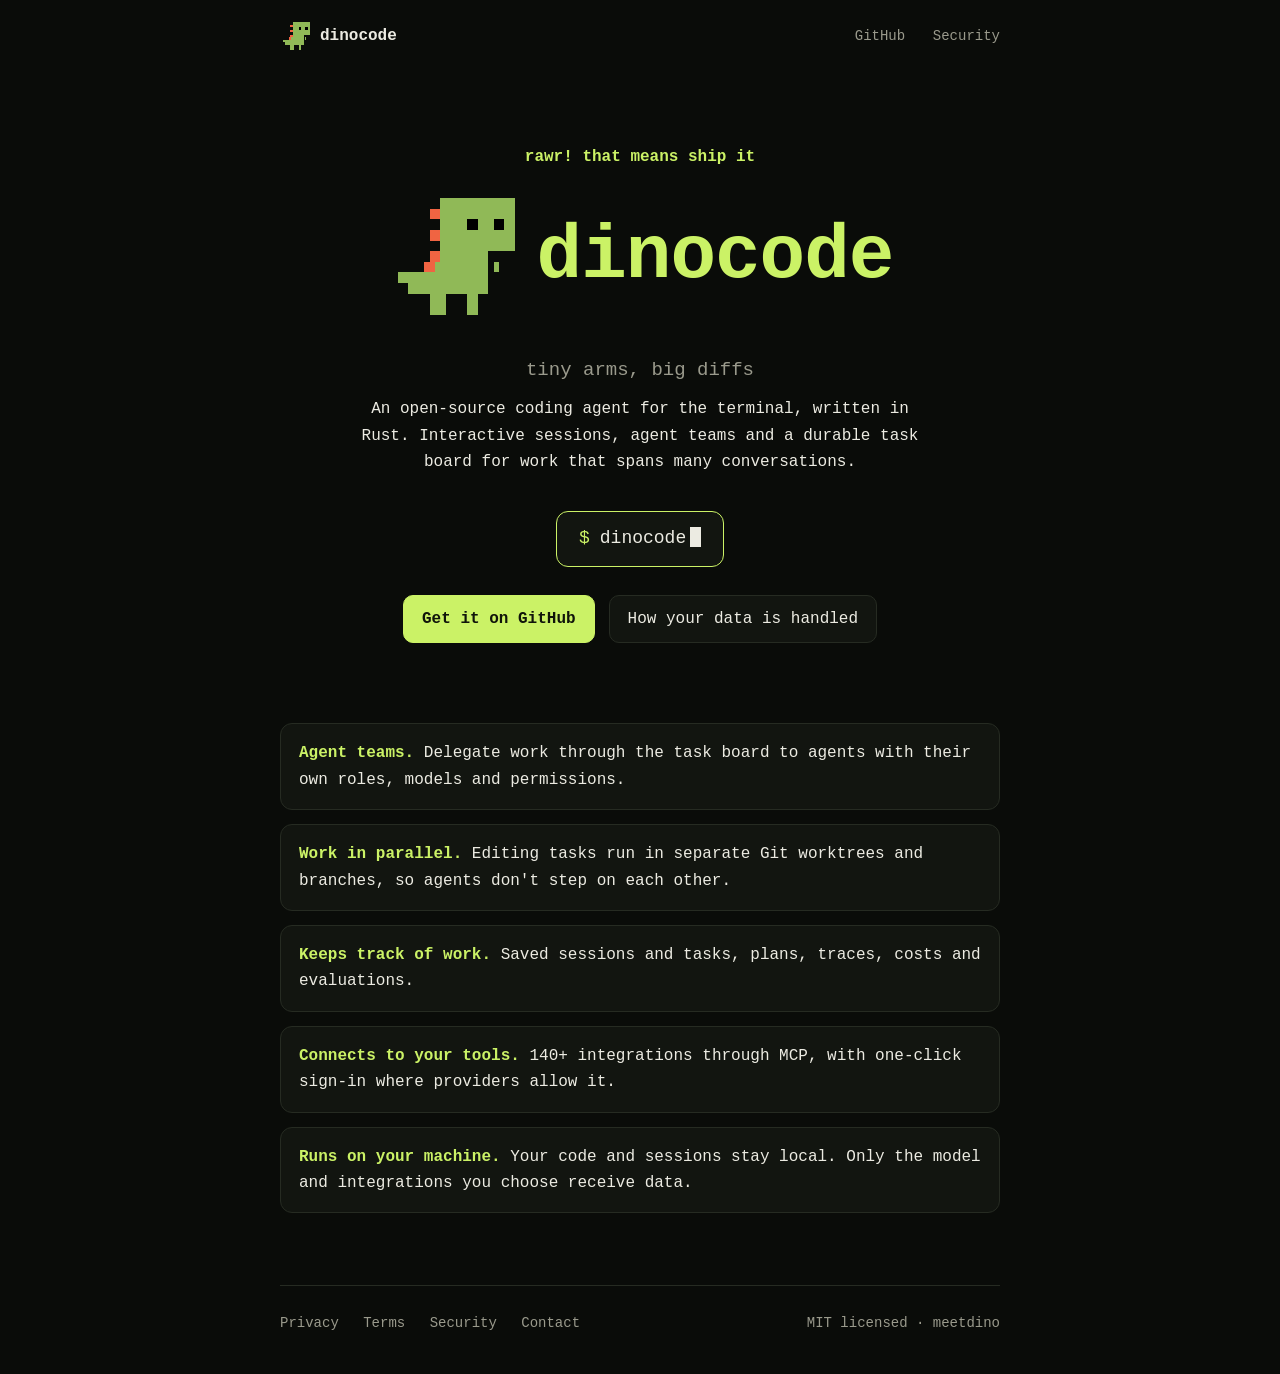
<file: index.html>
<!doctype html>
<html lang="en">
<head>
  <meta charset="utf-8">
  <meta name="viewport" content="width=device-width, initial-scale=1">
  <title>dinocode · a coding agent for the terminal</title>
  <meta name="description" content="dinocode is an open-source coding agent for the terminal. Agent teams, a durable task board and parallel worktrees. Tiny arms, big diffs.">
  <meta property="og:title" content="dinocode">
  <meta property="og:description" content="An open-source coding agent for the terminal. Tiny arms, big diffs.">
  <link rel="icon" href="/logo.svg" type="image/svg+xml">
  <link rel="stylesheet" href="/style.css">
</head>
<body>
  <div class="wrap">
    <header class="top">
      <a class="brand" href="/"><img src="/logo.svg" alt="">dinocode</a>
      <nav>
        <a href="https://github.com/meetdino-code">GitHub</a>
        <a href="/security/">Security</a>
      </nav>
    </header>

    <main>
      <section class="hero">
        <p class="roar">rawr! that means ship it</p>
        <div class="logo">
          <img src="/logo.svg" alt="A pixel-art green dinosaur with red spikes">
          <h1>dinocode</h1>
        </div>
        <p class="tag">tiny arms, big diffs</p>
        <p class="pitch">An open-source coding agent for the terminal, written in Rust. Interactive sessions, agent teams and a durable task board for work that spans many conversations.</p>
        <div class="prompt"><span class="dollar">$</span>dinocode<span class="cursor"></span></div>
        <div class="actions">
          <a class="button primary" href="https://github.com/meetdino-code">Get it on GitHub</a>
          <a class="button" href="/privacy/">How your data is handled</a>
        </div>
      </section>

      <section class="features">
        <ul>
          <li><strong>Agent teams.</strong> Delegate work through the task board to agents with their own roles, models and permissions.</li>
          <li><strong>Work in parallel.</strong> Editing tasks run in separate Git worktrees and branches, so agents don't step on each other.</li>
          <li><strong>Keeps track of work.</strong> Saved sessions and tasks, plans, traces, costs and evaluations.</li>
          <li><strong>Connects to your tools.</strong> 140+ integrations through MCP, with one-click sign-in where providers allow it.</li>
          <li><strong>Runs on your machine.</strong> Your code and sessions stay local. Only the model and integrations you choose receive data.</li>
        </ul>
      </section>
    </main>

    <footer>
      <div>
        <a href="/privacy/">Privacy</a>
        <a href="/terms/">Terms</a>
        <a href="/security/">Security</a>
        <a href="mailto:support@meetdino.co">Contact</a>
      </div>
      <div>MIT licensed · meetdino</div>
    </footer>
  </div>
</body>
</html>
</file>
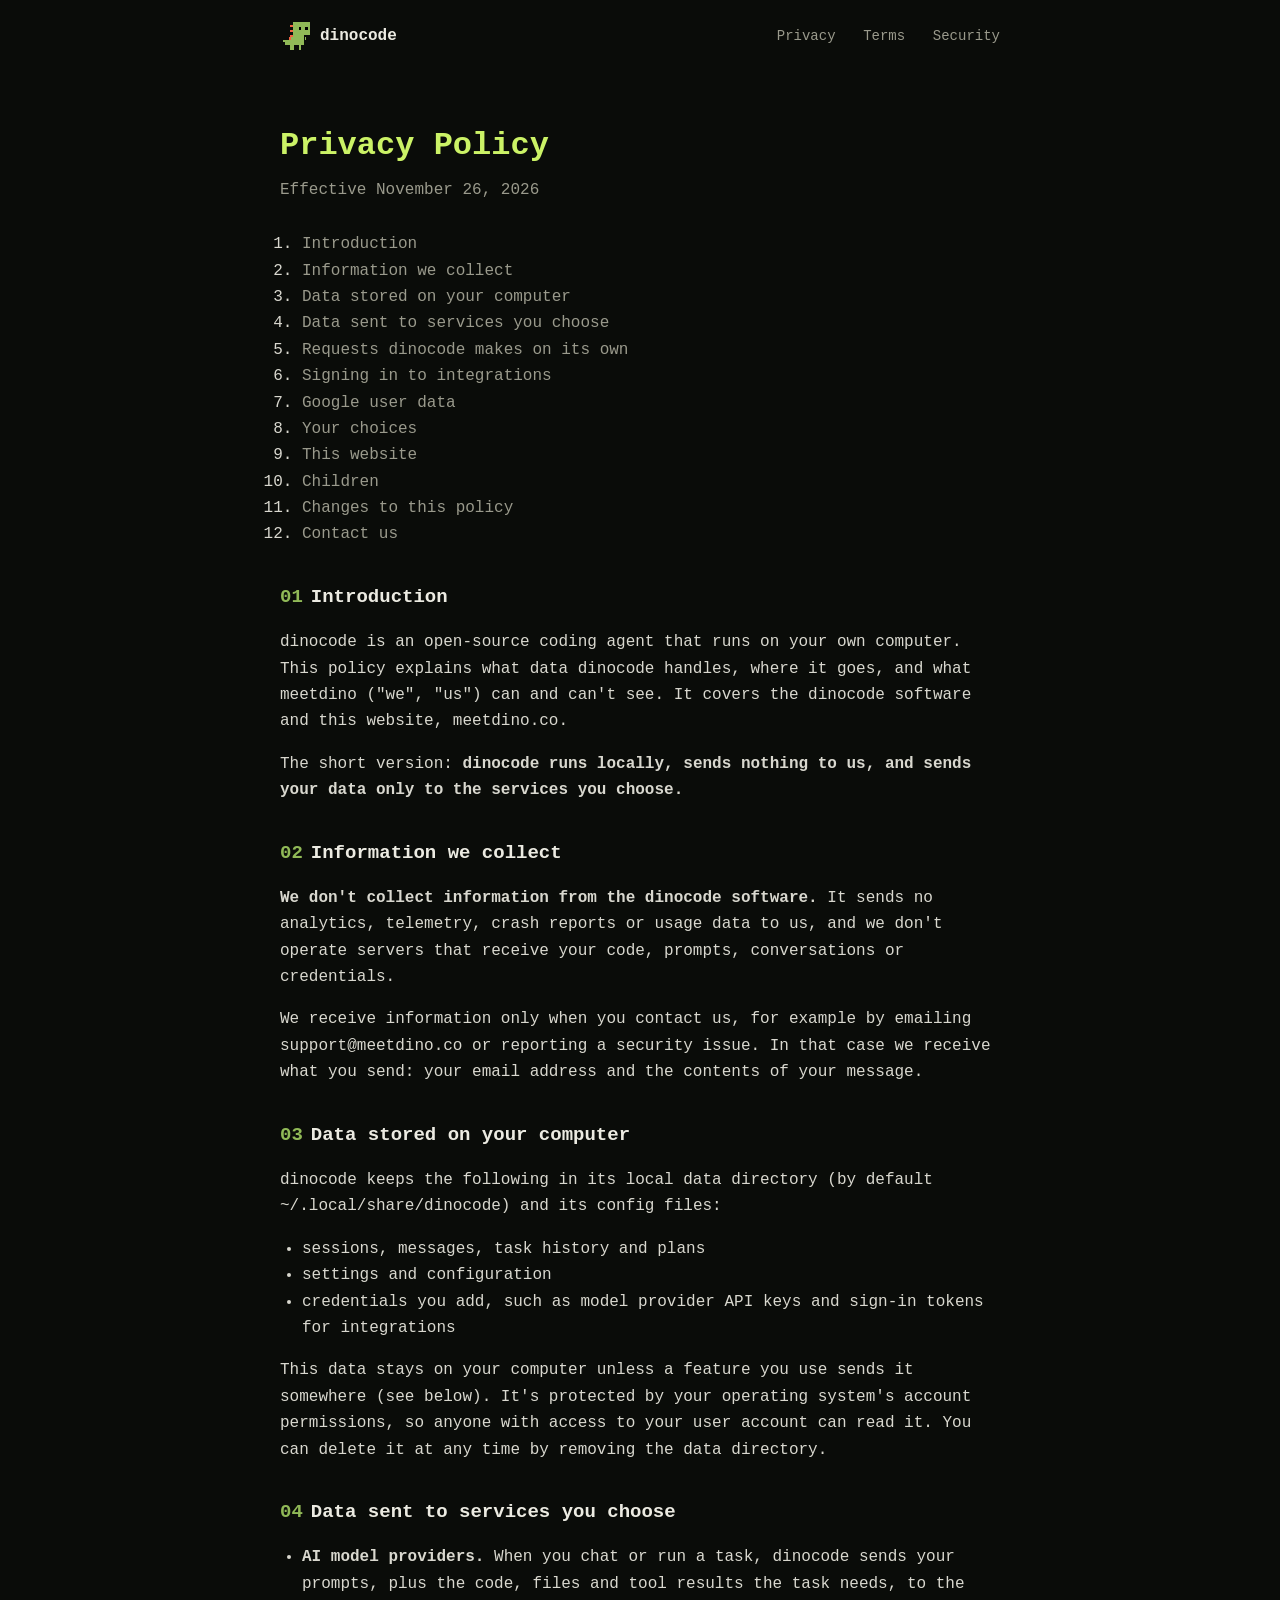
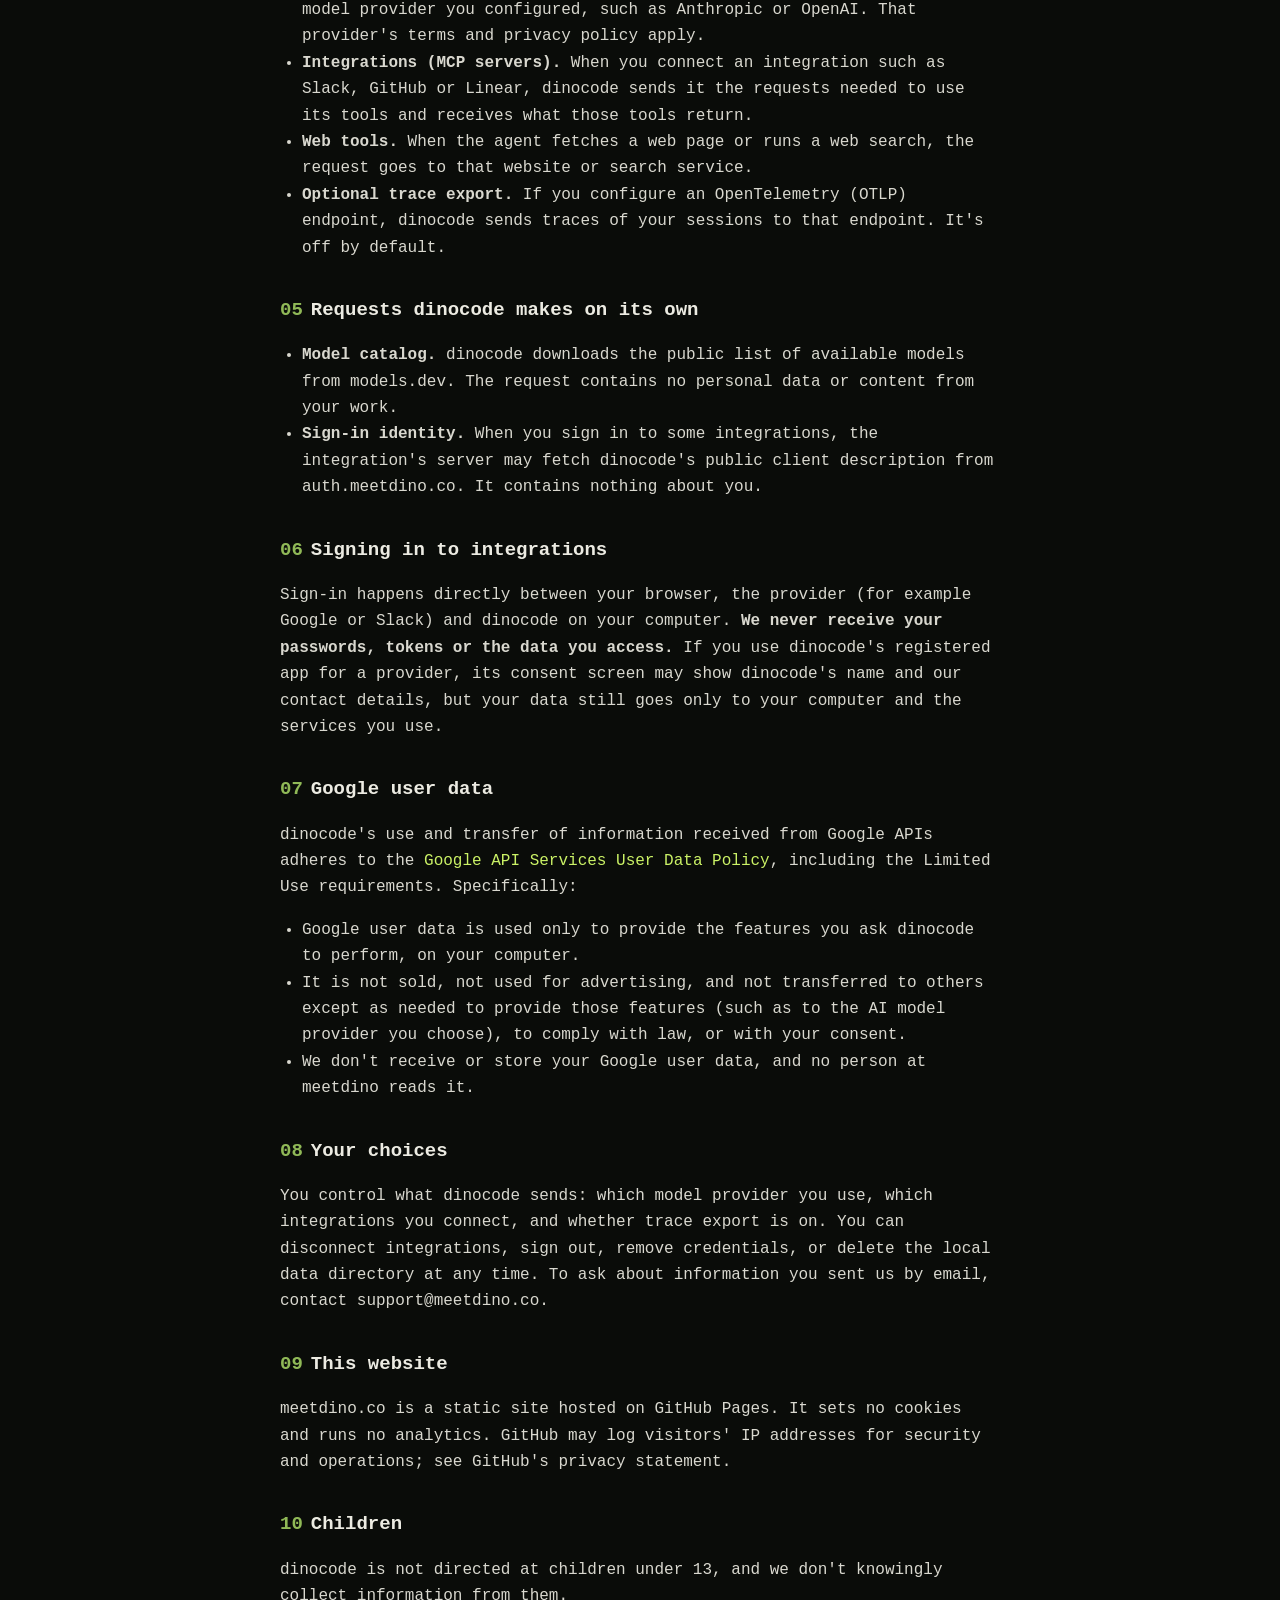
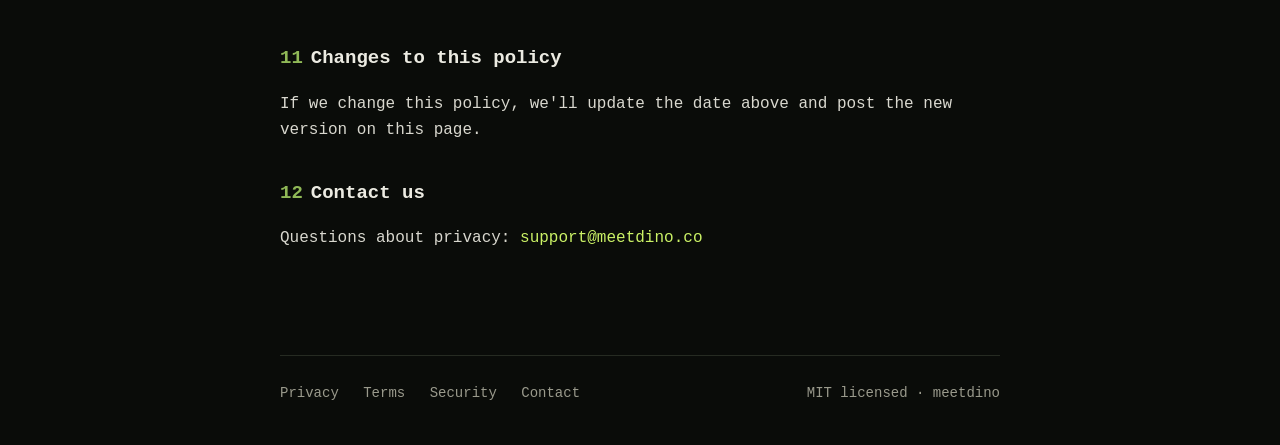
<file: privacy/index.html>
<!doctype html>
<html lang="en">
<head>
  <meta charset="utf-8">
  <meta name="viewport" content="width=device-width, initial-scale=1">
  <title>Privacy Policy · dinocode</title>
  <link rel="icon" href="/logo.svg" type="image/svg+xml">
  <link rel="stylesheet" href="/style.css">
</head>
<body>
  <div class="wrap">
    <header class="top">
      <a class="brand" href="/"><img src="/logo.svg" alt="">dinocode</a>
      <nav>
        <a href="/privacy/">Privacy</a>
        <a href="/terms/">Terms</a>
        <a href="/security/">Security</a>
      </nav>
    </header>
    <main class="doc">
      <h1>Privacy Policy</h1>
      <p class="date">Effective November 26, 2026</p>
      
      <ol class="toc">
<li><a href="#introduction">Introduction</a></li>
<li><a href="#collect">Information we collect</a></li>
<li><a href="#local">Data stored on your computer</a></li>
<li><a href="#sharing">Data sent to services you choose</a></li>
<li><a href="#automatic">Requests dinocode makes on its own</a></li>
<li><a href="#signin">Signing in to integrations</a></li>
<li><a href="#google">Google user data</a></li>
<li><a href="#choices">Your choices</a></li>
<li><a href="#website">This website</a></li>
<li><a href="#children">Children</a></li>
<li><a href="#changes">Changes to this policy</a></li>
<li><a href="#contact">Contact us</a></li>
      </ol>
<h2 id="introduction"><span class="n">01</span>Introduction</h2>
<p>dinocode is an open-source coding agent that runs on your own computer. This policy explains what data dinocode handles, where it goes, and what meetdino ("we", "us") can and can't see. It covers the dinocode software and this website, meetdino.co.</p>
<p>The short version: <strong>dinocode runs locally, sends nothing to us, and sends your data only to the services you choose.</strong></p>
<h2 id="collect"><span class="n">02</span>Information we collect</h2>
<p><strong>We don't collect information from the dinocode software.</strong> It sends no analytics, telemetry, crash reports or usage data to us, and we don't operate servers that receive your code, prompts, conversations or credentials.</p>
<p>We receive information only when you contact us, for example by emailing support@meetdino.co or reporting a security issue. In that case we receive what you send: your email address and the contents of your message.</p>
<h2 id="local"><span class="n">03</span>Data stored on your computer</h2>
<p>dinocode keeps the following in its local data directory (by default <code>~/.local/share/dinocode</code>) and its config files:</p>
<ul><li>sessions, messages, task history and plans</li><li>settings and configuration</li><li>credentials you add, such as model provider API keys and sign-in tokens for integrations</li></ul>
<p>This data stays on your computer unless a feature you use sends it somewhere (see below). It's protected by your operating system's account permissions, so anyone with access to your user account can read it. You can delete it at any time by removing the data directory.</p>
<h2 id="sharing"><span class="n">04</span>Data sent to services you choose</h2>
<ul>
<li><strong>AI model providers.</strong> When you chat or run a task, dinocode sends your prompts, plus the code, files and tool results the task needs, to the model provider you configured, such as Anthropic or OpenAI. That provider's terms and privacy policy apply.</li>
<li><strong>Integrations (MCP servers).</strong> When you connect an integration such as Slack, GitHub or Linear, dinocode sends it the requests needed to use its tools and receives what those tools return.</li>
<li><strong>Web tools.</strong> When the agent fetches a web page or runs a web search, the request goes to that website or search service.</li>
<li><strong>Optional trace export.</strong> If you configure an OpenTelemetry (OTLP) endpoint, dinocode sends traces of your sessions to that endpoint. It's off by default.</li>
</ul>
<h2 id="automatic"><span class="n">05</span>Requests dinocode makes on its own</h2>
<ul>
<li><strong>Model catalog.</strong> dinocode downloads the public list of available models from models.dev. The request contains no personal data or content from your work.</li>
<li><strong>Sign-in identity.</strong> When you sign in to some integrations, the integration's server may fetch dinocode's public client description from auth.meetdino.co. It contains nothing about you.</li>
</ul>
<h2 id="signin"><span class="n">06</span>Signing in to integrations</h2>
<p>Sign-in happens directly between your browser, the provider (for example Google or Slack) and dinocode on your computer. <strong>We never receive your passwords, tokens or the data you access.</strong> If you use dinocode's registered app for a provider, its consent screen may show dinocode's name and our contact details, but your data still goes only to your computer and the services you use.</p>
<h2 id="google"><span class="n">07</span>Google user data</h2>
<p>dinocode's use and transfer of information received from Google APIs adheres to the <a href="https://developers.google.com/terms/api-services-user-data-policy">Google API Services User Data Policy</a>, including the Limited Use requirements. Specifically:</p>
<ul><li>Google user data is used only to provide the features you ask dinocode to perform, on your computer.</li>
<li>It is not sold, not used for advertising, and not transferred to others except as needed to provide those features (such as to the AI model provider you choose), to comply with law, or with your consent.</li>
<li>We don't receive or store your Google user data, and no person at meetdino reads it.</li></ul>
<h2 id="choices"><span class="n">08</span>Your choices</h2>
<p>You control what dinocode sends: which model provider you use, which integrations you connect, and whether trace export is on. You can disconnect integrations, sign out, remove credentials, or delete the local data directory at any time. To ask about information you sent us by email, contact support@meetdino.co.</p>
<h2 id="website"><span class="n">09</span>This website</h2>
<p>meetdino.co is a static site hosted on GitHub Pages. It sets no cookies and runs no analytics. GitHub may log visitors' IP addresses for security and operations; see GitHub's privacy statement.</p>
<h2 id="children"><span class="n">10</span>Children</h2>
<p>dinocode is not directed at children under 13, and we don't knowingly collect information from them.</p>
<h2 id="changes"><span class="n">11</span>Changes to this policy</h2>
<p>If we change this policy, we'll update the date above and post the new version on this page.</p>
<h2 id="contact"><span class="n">12</span>Contact us</h2>
<p>Questions about privacy: <a href="mailto:support@meetdino.co">support@meetdino.co</a></p>
    </main>
    <footer>
      <div>
        <a href="/privacy/">Privacy</a>
        <a href="/terms/">Terms</a>
        <a href="/security/">Security</a>
        <a href="mailto:support@meetdino.co">Contact</a>
      </div>
      <div>MIT licensed · meetdino</div>
    </footer>
  </div>
</body>
</html>
</file>
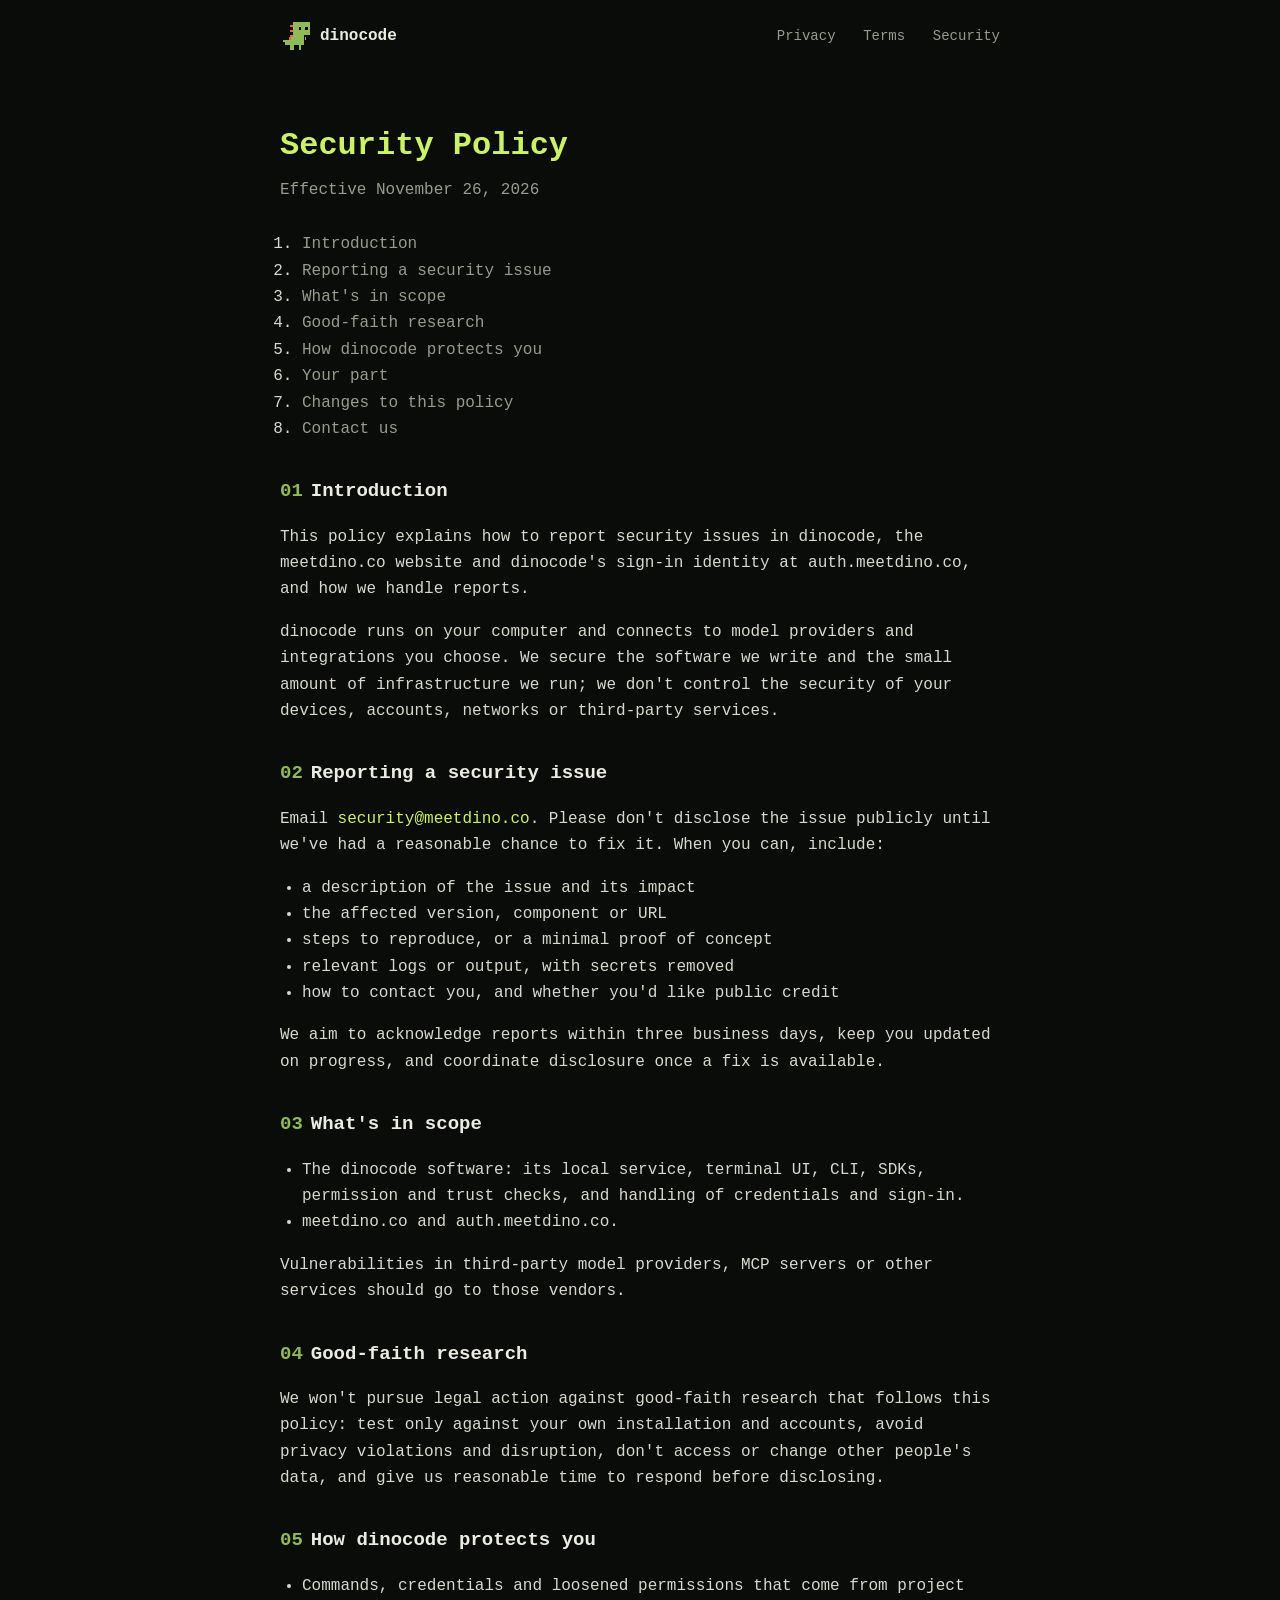
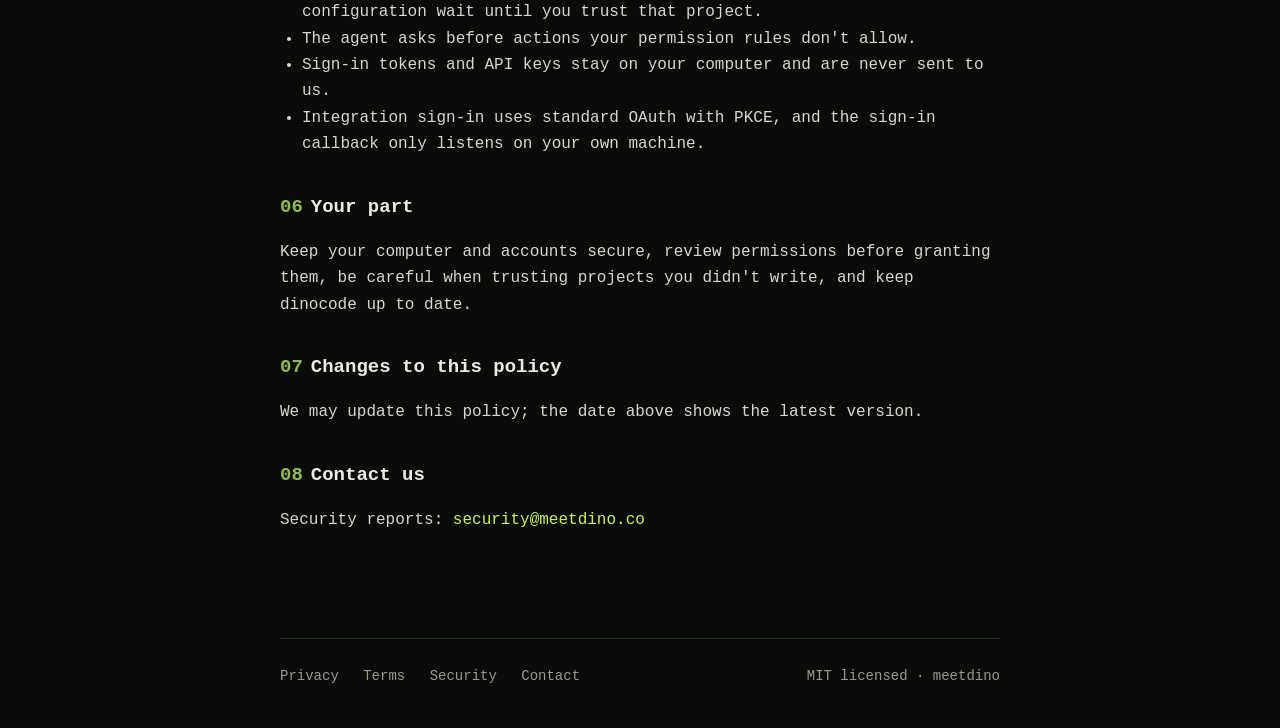
<file: security/index.html>
<!doctype html>
<html lang="en">
<head>
  <meta charset="utf-8">
  <meta name="viewport" content="width=device-width, initial-scale=1">
  <title>Security Policy · dinocode</title>
  <link rel="icon" href="/logo.svg" type="image/svg+xml">
  <link rel="stylesheet" href="/style.css">
</head>
<body>
  <div class="wrap">
    <header class="top">
      <a class="brand" href="/"><img src="/logo.svg" alt="">dinocode</a>
      <nav>
        <a href="/privacy/">Privacy</a>
        <a href="/terms/">Terms</a>
        <a href="/security/">Security</a>
      </nav>
    </header>
    <main class="doc">
      <h1>Security Policy</h1>
      <p class="date">Effective November 26, 2026</p>
      
      <ol class="toc">
<li><a href="#introduction">Introduction</a></li>
<li><a href="#reporting">Reporting a security issue</a></li>
<li><a href="#scope">What&#x27;s in scope</a></li>
<li><a href="#safe-harbor">Good-faith research</a></li>
<li><a href="#practices">How dinocode protects you</a></li>
<li><a href="#responsibilities">Your part</a></li>
<li><a href="#changes">Changes to this policy</a></li>
<li><a href="#contact">Contact us</a></li>
      </ol>
<h2 id="introduction"><span class="n">01</span>Introduction</h2>
<p>This policy explains how to report security issues in dinocode, the meetdino.co website and dinocode's sign-in identity at auth.meetdino.co, and how we handle reports.</p>
<p>dinocode runs on your computer and connects to model providers and integrations you choose. We secure the software we write and the small amount of infrastructure we run; we don't control the security of your devices, accounts, networks or third-party services.</p>
<h2 id="reporting"><span class="n">02</span>Reporting a security issue</h2>
<p>Email <a href="mailto:security@meetdino.co">security@meetdino.co</a>. Please don't disclose the issue publicly until we've had a reasonable chance to fix it. When you can, include:</p>
<ul><li>a description of the issue and its impact</li><li>the affected version, component or URL</li><li>steps to reproduce, or a minimal proof of concept</li><li>relevant logs or output, with secrets removed</li><li>how to contact you, and whether you'd like public credit</li></ul>
<p>We aim to acknowledge reports within three business days, keep you updated on progress, and coordinate disclosure once a fix is available.</p>
<h2 id="scope"><span class="n">03</span>What&#x27;s in scope</h2>
<ul>
<li>The dinocode software: its local service, terminal UI, CLI, SDKs, permission and trust checks, and handling of credentials and sign-in.</li>
<li>meetdino.co and auth.meetdino.co.</li>
</ul>
<p>Vulnerabilities in third-party model providers, MCP servers or other services should go to those vendors.</p>
<h2 id="safe-harbor"><span class="n">04</span>Good-faith research</h2>
<p>We won't pursue legal action against good-faith research that follows this policy: test only against your own installation and accounts, avoid privacy violations and disruption, don't access or change other people's data, and give us reasonable time to respond before disclosing.</p>
<h2 id="practices"><span class="n">05</span>How dinocode protects you</h2>
<ul>
<li>Commands, credentials and loosened permissions that come from project configuration wait until you trust that project.</li>
<li>The agent asks before actions your permission rules don't allow.</li>
<li>Sign-in tokens and API keys stay on your computer and are never sent to us.</li>
<li>Integration sign-in uses standard OAuth with PKCE, and the sign-in callback only listens on your own machine.</li>
</ul>
<h2 id="responsibilities"><span class="n">06</span>Your part</h2>
<p>Keep your computer and accounts secure, review permissions before granting them, be careful when trusting projects you didn't write, and keep dinocode up to date.</p>
<h2 id="changes"><span class="n">07</span>Changes to this policy</h2>
<p>We may update this policy; the date above shows the latest version.</p>
<h2 id="contact"><span class="n">08</span>Contact us</h2>
<p>Security reports: <a href="mailto:security@meetdino.co">security@meetdino.co</a></p>
    </main>
    <footer>
      <div>
        <a href="/privacy/">Privacy</a>
        <a href="/terms/">Terms</a>
        <a href="/security/">Security</a>
        <a href="mailto:support@meetdino.co">Contact</a>
      </div>
      <div>MIT licensed · meetdino</div>
    </footer>
  </div>
</body>
</html>
</file>
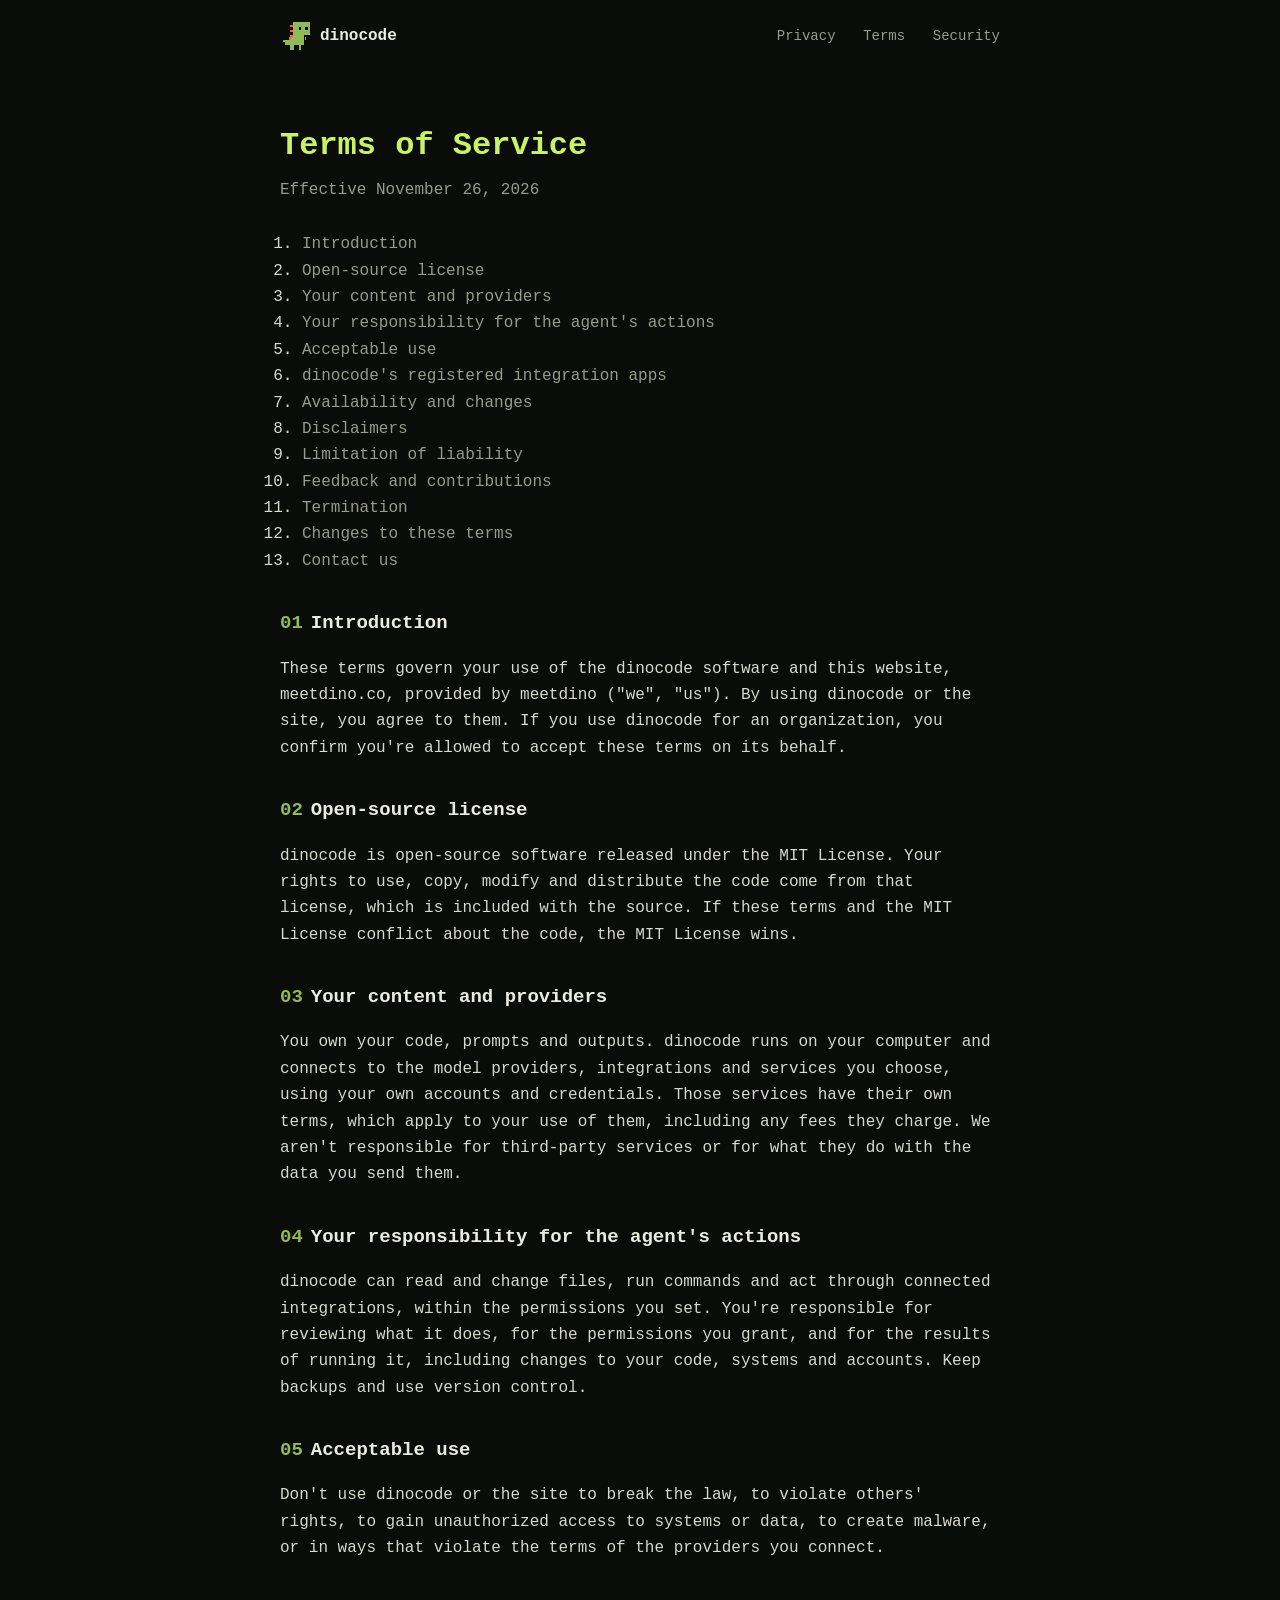
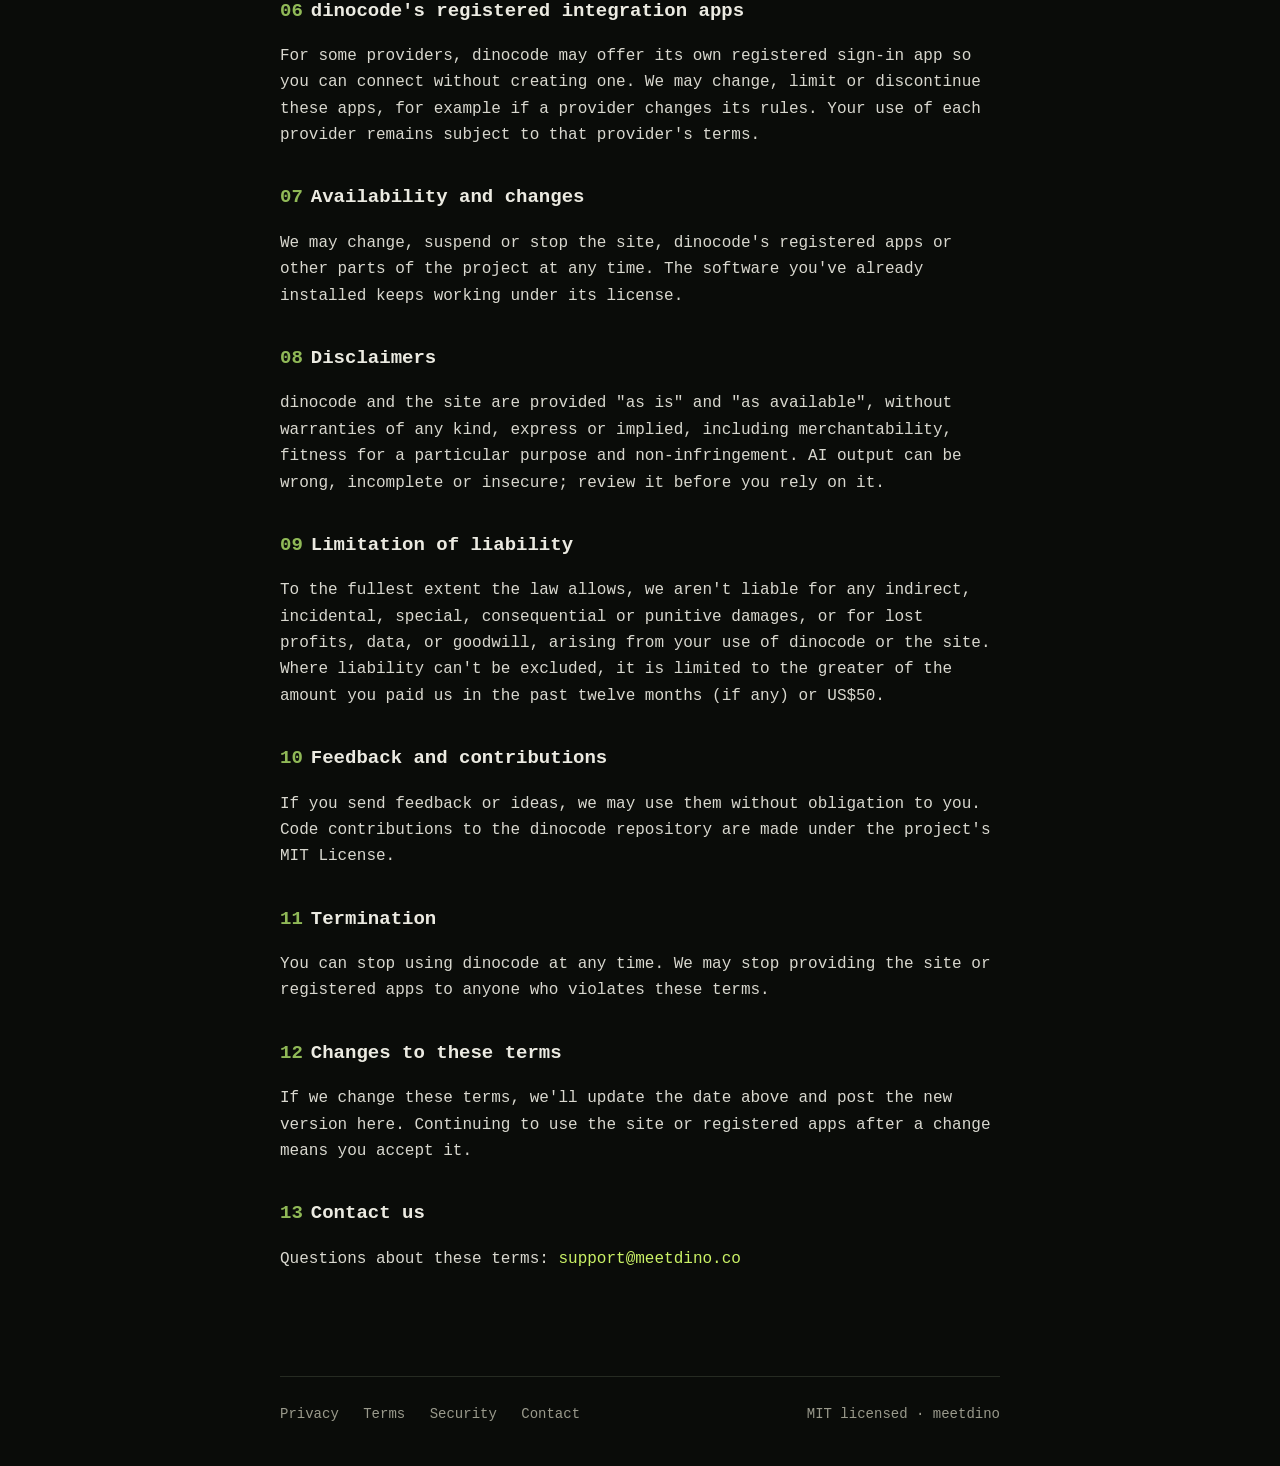
<file: terms/index.html>
<!doctype html>
<html lang="en">
<head>
  <meta charset="utf-8">
  <meta name="viewport" content="width=device-width, initial-scale=1">
  <title>Terms of Service · dinocode</title>
  <link rel="icon" href="/logo.svg" type="image/svg+xml">
  <link rel="stylesheet" href="/style.css">
</head>
<body>
  <div class="wrap">
    <header class="top">
      <a class="brand" href="/"><img src="/logo.svg" alt="">dinocode</a>
      <nav>
        <a href="/privacy/">Privacy</a>
        <a href="/terms/">Terms</a>
        <a href="/security/">Security</a>
      </nav>
    </header>
    <main class="doc">
      <h1>Terms of Service</h1>
      <p class="date">Effective November 26, 2026</p>
      
      <ol class="toc">
<li><a href="#introduction">Introduction</a></li>
<li><a href="#license">Open-source license</a></li>
<li><a href="#content">Your content and providers</a></li>
<li><a href="#responsibility">Your responsibility for the agent&#x27;s actions</a></li>
<li><a href="#acceptable">Acceptable use</a></li>
<li><a href="#official-apps">dinocode&#x27;s registered integration apps</a></li>
<li><a href="#changes-service">Availability and changes</a></li>
<li><a href="#disclaimers">Disclaimers</a></li>
<li><a href="#liability">Limitation of liability</a></li>
<li><a href="#feedback">Feedback and contributions</a></li>
<li><a href="#termination">Termination</a></li>
<li><a href="#changes">Changes to these terms</a></li>
<li><a href="#contact">Contact us</a></li>
      </ol>
<h2 id="introduction"><span class="n">01</span>Introduction</h2>
<p>These terms govern your use of the dinocode software and this website, meetdino.co, provided by meetdino ("we", "us"). By using dinocode or the site, you agree to them. If you use dinocode for an organization, you confirm you're allowed to accept these terms on its behalf.</p>
<h2 id="license"><span class="n">02</span>Open-source license</h2>
<p>dinocode is open-source software released under the MIT License. Your rights to use, copy, modify and distribute the code come from that license, which is included with the source. If these terms and the MIT License conflict about the code, the MIT License wins.</p>
<h2 id="content"><span class="n">03</span>Your content and providers</h2>
<p>You own your code, prompts and outputs. dinocode runs on your computer and connects to the model providers, integrations and services you choose, using your own accounts and credentials. Those services have their own terms, which apply to your use of them, including any fees they charge. We aren't responsible for third-party services or for what they do with the data you send them.</p>
<h2 id="responsibility"><span class="n">04</span>Your responsibility for the agent&#x27;s actions</h2>
<p>dinocode can read and change files, run commands and act through connected integrations, within the permissions you set. You're responsible for reviewing what it does, for the permissions you grant, and for the results of running it, including changes to your code, systems and accounts. Keep backups and use version control.</p>
<h2 id="acceptable"><span class="n">05</span>Acceptable use</h2>
<p>Don't use dinocode or the site to break the law, to violate others' rights, to gain unauthorized access to systems or data, to create malware, or in ways that violate the terms of the providers you connect.</p>
<h2 id="official-apps"><span class="n">06</span>dinocode&#x27;s registered integration apps</h2>
<p>For some providers, dinocode may offer its own registered sign-in app so you can connect without creating one. We may change, limit or discontinue these apps, for example if a provider changes its rules. Your use of each provider remains subject to that provider's terms.</p>
<h2 id="changes-service"><span class="n">07</span>Availability and changes</h2>
<p>We may change, suspend or stop the site, dinocode's registered apps or other parts of the project at any time. The software you've already installed keeps working under its license.</p>
<h2 id="disclaimers"><span class="n">08</span>Disclaimers</h2>
<p>dinocode and the site are provided "as is" and "as available", without warranties of any kind, express or implied, including merchantability, fitness for a particular purpose and non-infringement. AI output can be wrong, incomplete or insecure; review it before you rely on it.</p>
<h2 id="liability"><span class="n">09</span>Limitation of liability</h2>
<p>To the fullest extent the law allows, we aren't liable for any indirect, incidental, special, consequential or punitive damages, or for lost profits, data, or goodwill, arising from your use of dinocode or the site. Where liability can't be excluded, it is limited to the greater of the amount you paid us in the past twelve months (if any) or US$50.</p>
<h2 id="feedback"><span class="n">10</span>Feedback and contributions</h2>
<p>If you send feedback or ideas, we may use them without obligation to you. Code contributions to the dinocode repository are made under the project's MIT License.</p>
<h2 id="termination"><span class="n">11</span>Termination</h2>
<p>You can stop using dinocode at any time. We may stop providing the site or registered apps to anyone who violates these terms.</p>
<h2 id="changes"><span class="n">12</span>Changes to these terms</h2>
<p>If we change these terms, we'll update the date above and post the new version here. Continuing to use the site or registered apps after a change means you accept it.</p>
<h2 id="contact"><span class="n">13</span>Contact us</h2>
<p>Questions about these terms: <a href="mailto:support@meetdino.co">support@meetdino.co</a></p>
    </main>
    <footer>
      <div>
        <a href="/privacy/">Privacy</a>
        <a href="/terms/">Terms</a>
        <a href="/security/">Security</a>
        <a href="mailto:support@meetdino.co">Contact</a>
      </div>
      <div>MIT licensed · meetdino</div>
    </footer>
  </div>
</body>
</html>
</file>
<file: style.css>
:root {
  --bg: #0a0c09;
  --panel: #121510;
  --line: #262b22;
  --text: #ecebe2;
  --muted: #9a9a8c;
  --lime: #cbf266;
  --green: #90b957;
  --red: #f06442;
  color-scheme: dark;
}

* { box-sizing: border-box; }

html, body { margin: 0; background: var(--bg); color: var(--text); }

body {
  font-family: ui-monospace, "SF Mono", "JetBrains Mono", Menlo, Consolas, monospace;
  font-size: 16px;
  line-height: 1.65;
  -webkit-font-smoothing: antialiased;
}

a { color: var(--lime); text-decoration: none; }
a:hover { text-decoration: underline; }

.wrap { max-width: 760px; margin: 0 auto; padding: 0 20px; }

header.top {
  display: flex;
  align-items: center;
  justify-content: space-between;
  padding: 22px 0;
}

.brand { display: flex; align-items: center; gap: 10px; color: var(--text); font-weight: 700; }
.brand img { width: 30px; height: 28px; image-rendering: pixelated; }
.brand:hover { text-decoration: none; }

nav a { color: var(--muted); margin-left: 18px; font-size: 14px; }
nav a:hover { color: var(--text); }

.hero { text-align: center; padding: 72px 0 40px; }
.hero .roar { color: var(--lime); font-weight: 700; margin: 0 0 28px; }
.hero .logo { display: inline-flex; align-items: center; gap: 22px; }
.hero .logo img { width: 128px; height: 117px; image-rendering: pixelated; }
.hero h1 { font-size: clamp(44px, 10vw, 76px); line-height: 1; margin: 0; color: var(--lime); letter-spacing: -1px; }
.hero .tag { color: var(--muted); font-size: 19px; margin: 30px 0 10px; }
.hero .pitch { max-width: 560px; margin: 0 auto 36px; }

.prompt {
  display: inline-block;
  border: 1.5px solid var(--lime);
  border-radius: 12px;
  background: var(--panel);
  padding: 12px 22px;
  font-size: 18px;
}
.prompt .dollar { color: var(--lime); margin-right: 10px; }
.prompt .cursor { display: inline-block; width: 0.6em; height: 1.1em; background: var(--text); vertical-align: -0.2em; margin-left: 4px; animation: blink 1.1s steps(1) infinite; }
@keyframes blink { 50% { opacity: 0; } }
@media (prefers-reduced-motion: reduce) { .prompt .cursor { animation: none; } }

.actions { margin-top: 28px; display: flex; gap: 14px; justify-content: center; flex-wrap: wrap; }
.button {
  display: inline-block;
  padding: 10px 18px;
  border-radius: 10px;
  border: 1px solid var(--line);
  color: var(--text);
  background: var(--panel);
}
.button.primary { background: var(--lime); border-color: var(--lime); color: #10140a; font-weight: 700; }
.button:hover { text-decoration: none; filter: brightness(1.08); }

section.features { padding: 40px 0 24px; }
.features ul { list-style: none; padding: 0; margin: 0; display: grid; gap: 14px; }
.features li { background: var(--panel); border: 1px solid var(--line); border-radius: 12px; padding: 16px 18px; }
.features strong { color: var(--lime); }

.doc { padding: 24px 0 40px; }
.doc h1 { color: var(--lime); font-size: 32px; margin: 24px 0 4px; }
.doc .date { color: var(--muted); margin: 0 0 28px; }
.doc h2 { font-size: 19px; margin: 34px 0 8px; }
.doc h2 .n { color: var(--green); margin-right: 8px; }
.doc ol.toc { color: var(--muted); padding-left: 22px; }
.doc ol.toc a { color: var(--muted); }
.doc ol.toc a:hover { color: var(--text); }
.doc p, .doc li { color: #d9d8cf; }
.doc ul { padding-left: 22px; }

footer {
  border-top: 1px solid var(--line);
  margin-top: 48px;
  padding: 26px 0 40px;
  color: var(--muted);
  font-size: 14px;
  display: flex;
  justify-content: space-between;
  flex-wrap: wrap;
  gap: 12px;
}
footer a { color: var(--muted); margin-right: 16px; }
footer a:hover { color: var(--text); }

@media (max-width: 560px) {
  .hero { padding-top: 40px; }
  .hero .logo { flex-direction: column; gap: 14px; }
  .hero .logo img { width: 96px; height: 88px; }
  nav a { margin-left: 12px; }
}
</file>
